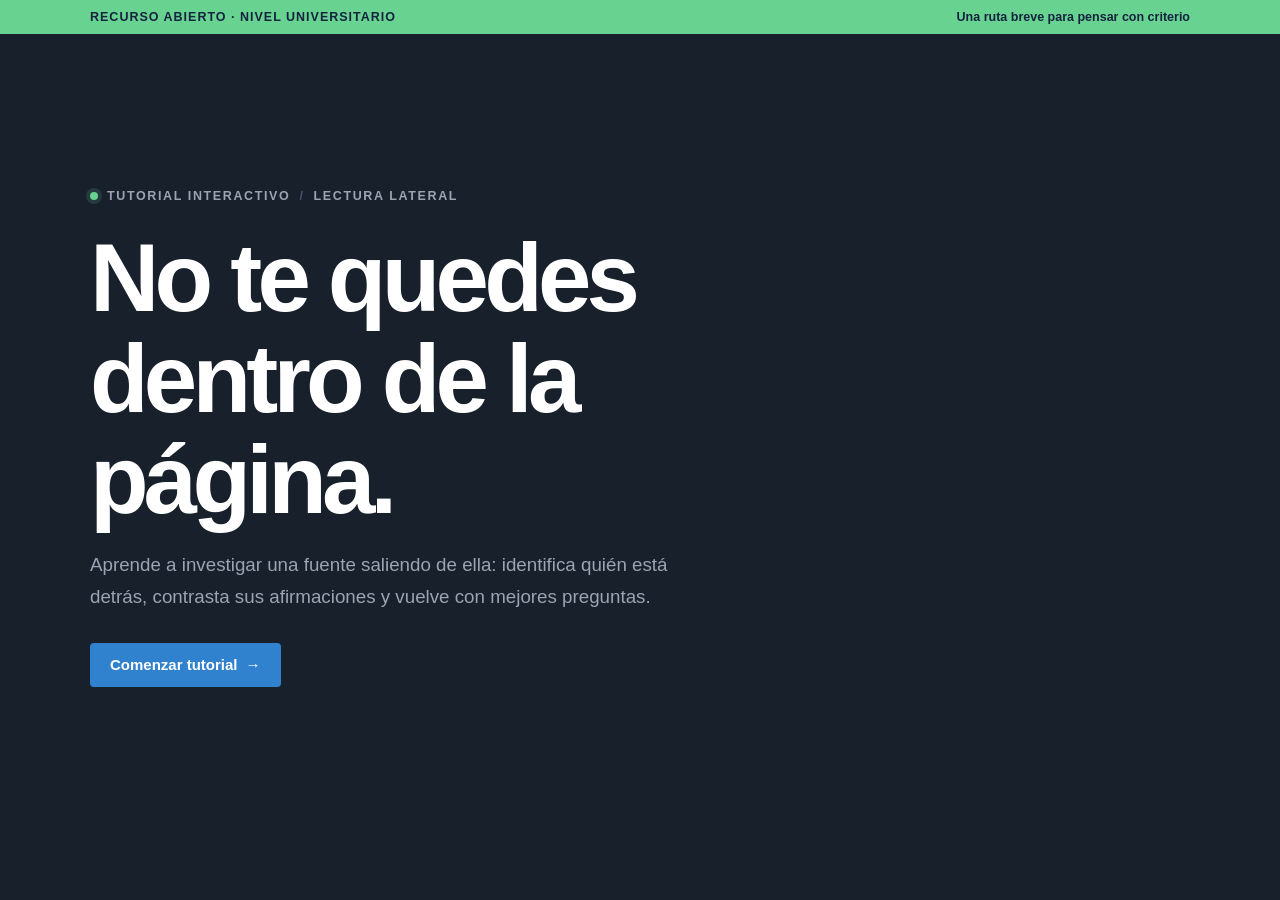
<file: index.html>
<!doctype html>
<html lang="es">
<head>
  <meta charset="utf-8">
  <meta name="viewport" content="width=device-width, initial-scale=1">
  <meta name="theme-color" content="#18202c">
  <meta name="description" content="Tutorial universitario de lectura lateral: aprende a investigar, contrastar fuentes y evaluar afirmaciones.">
  <title>Aula Lateral | Lee con contexto</title>
  <link rel="stylesheet" href="styles.css">
</head>
<body>
  <a class="skip-link" href="#contenido">Saltar al contenido</a>

  <div class="top-strip">
    <div class="container top-strip-inner">
      <span>RECURSO ABIERTO · NIVEL UNIVERSITARIO</span>
      <span>Una ruta breve para pensar con criterio</span>
    </div>
  </div>

  <main id="contenido">
    <section class="hero" aria-labelledby="hero-title">
      <div class="container hero-content">
        <p class="eyebrow">
          <span class="green-dot"></span> TUTORIAL INTERACTIVO <span class="slash">/</span> LECTURA LATERAL
        </p>
        <h1 id="hero-title">No te quedes<br> dentro de la página.</h1>
        <p class="hero-lead">Aprende a investigar una fuente saliendo de ella: identifica quién está detrás, contrasta sus afirmaciones y vuelve con mejores preguntas.</p>
        
        <div class="hero-actions">
          <a class="button button-blue" href="tutorial.html">Comenzar tutorial <span aria-hidden="true">→</span></a>
        </div>
      </div>
    </section>
  </main>

</body>
</html>
</file>
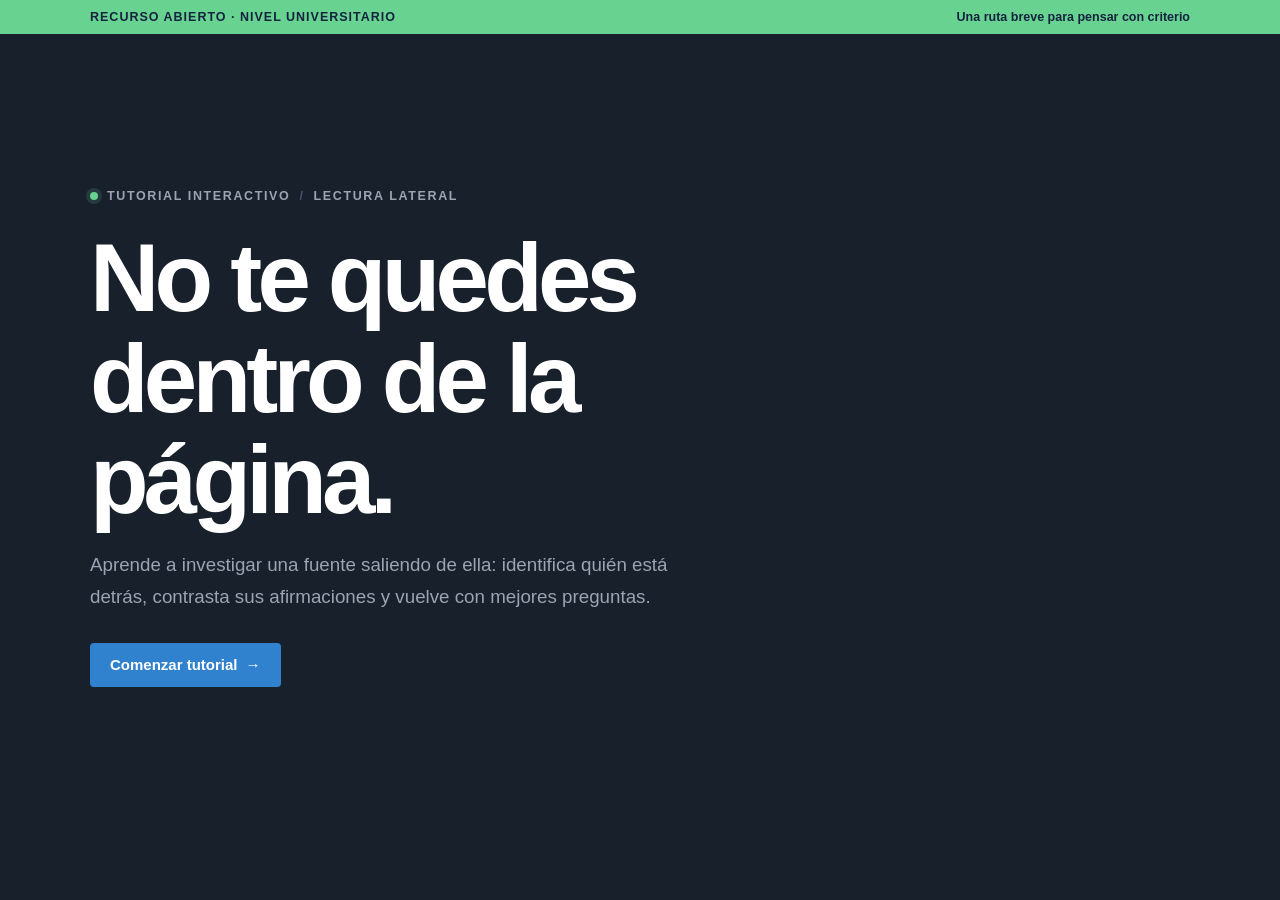
<file: Index.html>
<!doctype html>
<html lang="es">
<head>
  <meta charset="utf-8">
  <meta name="viewport" content="width=device-width, initial-scale=1">
  <meta name="theme-color" content="#18202c">
  <meta name="description" content="Tutorial universitario de lectura lateral: aprende a investigar, contrastar fuentes y evaluar afirmaciones.">
  <title>Aula Lateral | Lee con contexto</title>
  <link rel="stylesheet" href="styles.css">
</head>
<body>
  <a class="skip-link" href="#contenido">Saltar al contenido</a>

  <!-- Barra superior de información del proyecto -->
  <div class="top-strip">
    <div class="container top-strip-inner">
      <span>RECURSO ABIERTO · NIVEL UNIVERSITARIO</span>
      <span>Una ruta breve para pensar con criterio</span>
    </div>
  </div>

  <main id="contenido">
    <section class="hero" aria-labelledby="hero-title">
      <div class="container hero-content">
        <p class="eyebrow">
          <span class="green-dot"></span> TUTORIAL INTERACTIVO <span class="slash">/</span> LECTURA LATERAL
        </p>
        <h1 id="hero-title">No te quedes<br> dentro de la página.</h1>
        <p class="hero-lead">Aprende a investigar una fuente saliendo de ella: identifica quién está detrás, contrasta sus afirmaciones y vuelve con mejores preguntas.</p>
        
        <div class="hero-actions">
          <a class="button button-blue" href="tutorial.html">Comenzar tutorial <span aria-hidden="true">→</span></a>
        </div>
      </div>
    </section>
  </main>

</body>
</html>
</file>
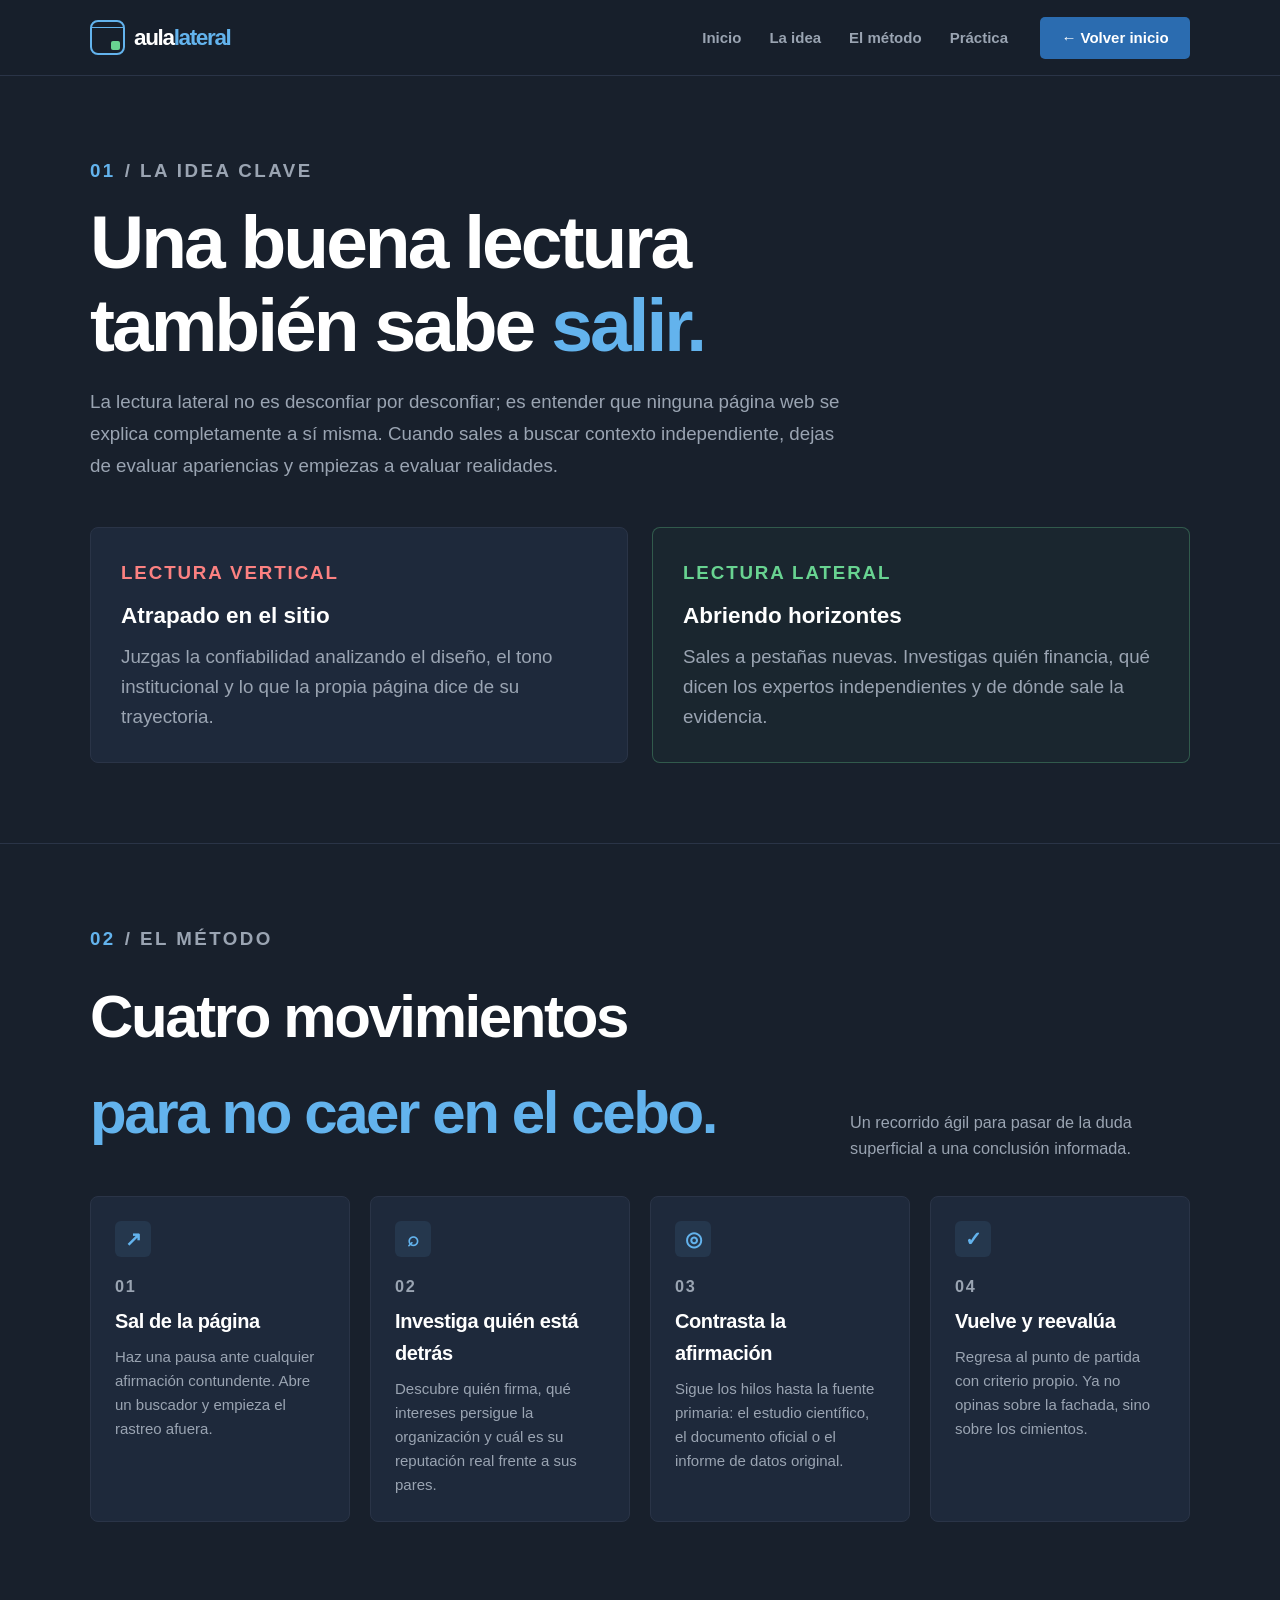
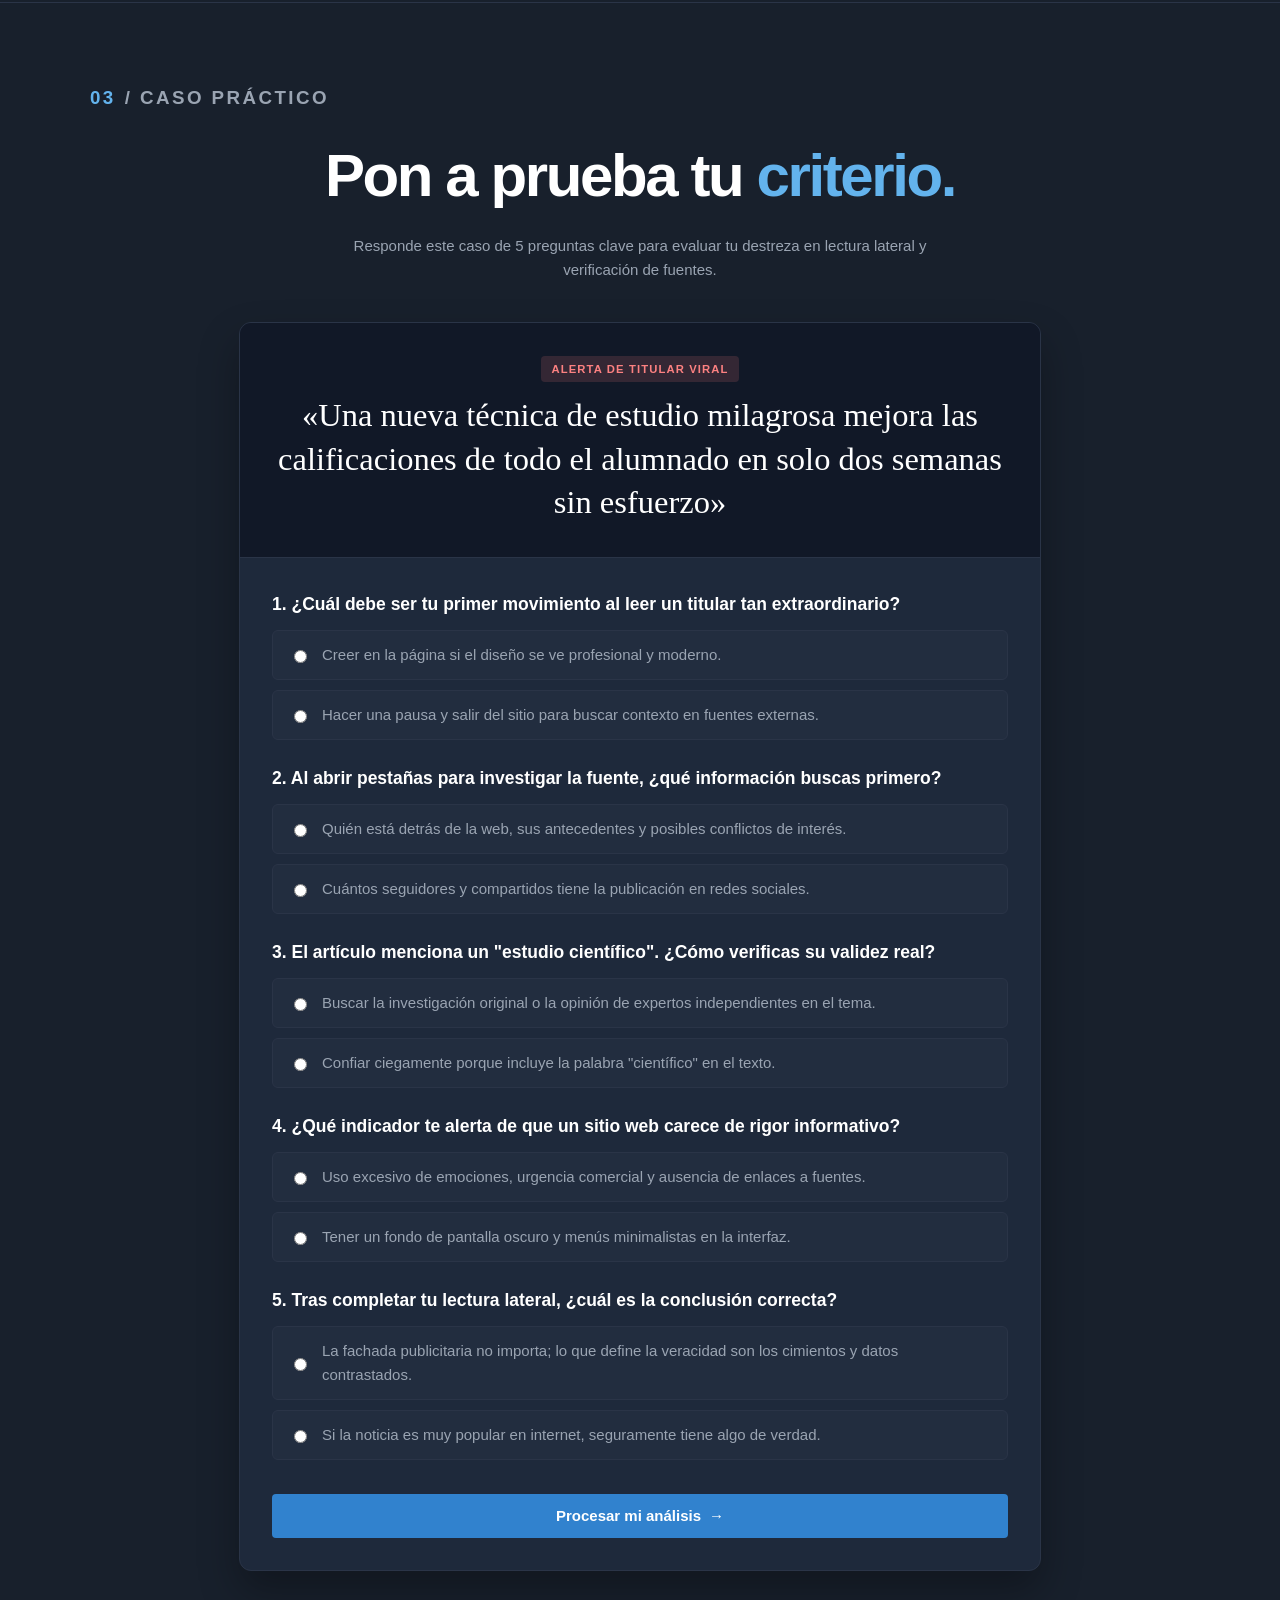
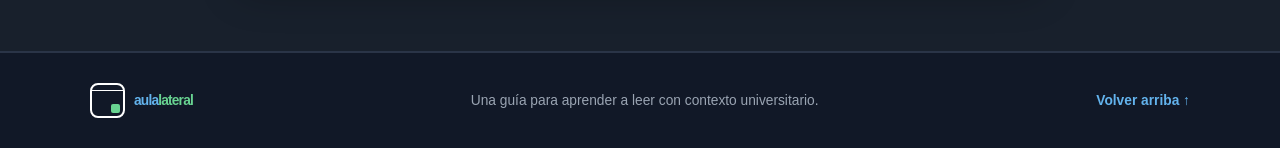
<file: tutorial.html>
<!doctype html>
<html lang="es">
<head>
  <meta charset="utf-8">
  <meta name="viewport" content="width=device-width, initial-scale=1">
  <meta name="theme-color" content="#18202c">
  <meta name="description" content="Tutorial interactivo de lectura lateral y evaluación de fuentes.">
  <title>Tutorial | Aula Lateral</title>
  <link rel="stylesheet" href="styles.css">
</head>
<body>

  <a class="skip-link" href="#contenido">Saltar al contenido</a>

  <header class="site-header" id="inicio">
    <div class="container header-row">
      <a class="brand" href="index.html" aria-label="Aula Lateral, inicio">
        <span class="brand-mark" aria-hidden="true"><i></i></span>
        <span>aula<strong>lateral</strong></span>
      </a>

      <input class="nav-toggle" type="checkbox" id="nav-toggle" aria-label="Abrir o cerrar menú">
      <label class="menu-button" for="nav-toggle">
        <span class="menu-lines" aria-hidden="true">☰</span>
        <span class="menu-word">Menú</span>
      </label>

      <nav class="main-nav" aria-label="Navegación principal">
        <a href="index.html" class="mobile-only-link">← Volver al inicio</a>
        <a href="index.html">Inicio</a>
        <a href="#idea">La idea</a>
        <a href="#metodo">El método</a>
        <a href="#practica">Práctica</a>
      </nav>

      <a class="nav-cta desktop-only-cta" href="index.html">&larr; Volver inicio</a>
    </div>
  </header>

  <main id="contenido">

    <!-- SECCIÓN 01: LA IDEA CLAVE -->
    <section class="section idea-section" id="idea">
      <div class="container">
        <div class="manifesto-box">
          <p class="section-label"><span>01</span> / LA IDEA CLAVE</p>
          <h2 class="manifesto-title">Una buena lectura<br>también sabe <em>salir.</em></h2>
          <p class="manifesto-lead">
            La lectura lateral no es desconfiar por desconfiar; es entender que ninguna página web se explica completamente a sí misma. 
            Cuando sales a buscar contexto independiente, dejas de evaluar apariencias y empiezas a evaluar realidades.
          </p>
        </div>

        <div class="contrast-split">
          <div class="contrast-col vertical">
            <span class="bad-tag">Lectura Vertical</span>
            <h3>Atrapado en el sitio</h3>
            <p>Juzgas la confiabilidad analizando el diseño, el tono institucional y lo que la propia página dice de su trayectoria.</p>
          </div>
          <div class="contrast-col lateral">
            <span class="good-tag">Lectura Lateral</span>
            <h3>Abriendo horizontes</h3>
            <p>Sales a pestañas nuevas. Investigas quién financia, qué dicen los expertos independientes y de dónde sale la evidencia.</p>
          </div>
        </div>
      </div>
    </section>

    <!-- SECCIÓN 02: EL MÉTODO -->
    <section class="section method-section" id="metodo">
      <div class="container">
        <div class="section-heading-row">
          <div>
            <p class="section-label"><span>02</span> / EL MÉTODO</p>
            <h2>Cuatro movimientos<br><em>para no caer en el cebo.</em></h2>
          </div>
          <p class="section-sub">Un recorrido ágil para pasar de la duda superficial a una conclusión informada.</p>
        </div>

        <div class="editorial-timeline">
          <div class="timeline-step">
            <div class="step-icon-minimal">↗</div>
            <div class="t-content">
              <span class="t-num">01</span>
              <h3>Sal de la página</h3>
              <p>Haz una pausa ante cualquier afirmación contundente. Abre un buscador y empieza el rastreo afuera.</p>
            </div>
          </div>

          <div class="timeline-step">
            <div class="step-icon-minimal">⌕</div>
            <div class="t-content">
              <span class="t-num">02</span>
              <h3>Investiga quién está detrás</h3>
              <p>Descubre quién firma, qué intereses persigue la organización y cuál es su reputación real frente a sus pares.</p>
            </div>
          </div>

          <div class="timeline-step">
            <div class="step-icon-minimal">◎</div>
            <div class="t-content">
              <span class="t-num">03</span>
              <h3>Contrasta la afirmación</h3>
              <p>Sigue los hilos hasta la fuente primaria: el estudio científico, el documento oficial o el informe de datos original.</p>
            </div>
          </div>

          <div class="timeline-step">
            <div class="step-icon-minimal">✓</div>
            <div class="t-content">
              <span class="t-num">04</span>
              <h3>Vuelve y reevalúa</h3>
              <p>Regresa al punto de partida con criterio propio. Ya no opinas sobre la fachada, sino sobre los cimientos.</p>
            </div>
          </div>
        </div>
      </div>
    </section>

    <!-- SECCIÓN 03: PRÁCTICA -->
    <section class="section practice-section" id="practica">
      <div class="container">
        <div class="practice-header-centered">
          <p class="section-label"><span>03</span> / CASO PRÁCTICO</p>
          <h2>Pon a prueba tu <em>criterio.</em></h2>
          <p class="section-sub" style="font-size: 15px; margin-top: 10px; max-width: 600px; margin-inline: auto;">Responde este caso de 5 preguntas clave para evaluar tu destreza en lectura lateral y verificación de fuentes.</p>
        </div>

        <div class="case-study-card">
          <div class="case-banner">
            <span class="badge-red">ALERTA DE TITULAR VIRAL</span>
            <p class="case-quote">«Una nueva técnica de estudio milagrosa mejora las calificaciones de todo el alumnado en solo dos semanas sin esfuerzo»</p>
          </div>

          <form class="activity-form" id="practice-form">
            <!-- Pregunta 1 -->
            <div class="form-step-group">
              <label class="question-title">1. ¿Cuál debe ser tu primer movimiento al leer un titular tan extraordinario?</label>
              <div class="options-row">
                <label class="choice-pill">
                  <input type="radio" name="p1" value="a" required>
                  <span>Creer en la página si el diseño se ve profesional y moderno.</span>
                </label>
                <label class="choice-pill">
                  <input type="radio" name="p1" value="b">
                  <span>Hacer una pausa y salir del sitio para buscar contexto en fuentes externas.</span>
                </label>
              </div>
            </div>

            <!-- Pregunta 2 -->
            <div class="form-step-group">
              <label class="question-title">2. Al abrir pestañas para investigar la fuente, ¿qué información buscas primero?</label>
              <div class="options-row">
                <label class="choice-pill">
                  <input type="radio" name="p2" value="a" required>
                  <span>Quién está detrás de la web, sus antecedentes y posibles conflictos de interés.</span>
                </label>
                <label class="choice-pill">
                  <input type="radio" name="p2" value="b">
                  <span>Cuántos seguidores y compartidos tiene la publicación en redes sociales.</span>
                </label>
              </div>
            </div>

            <!-- Pregunta 3 -->
            <div class="form-step-group">
              <label class="question-title">3. El artículo menciona un "estudio científico". ¿Cómo verificas su validez real?</label>
              <div class="options-row">
                <label class="choice-pill">
                  <input type="radio" name="p3" value="a" required>
                  <span>Buscar la investigación original o la opinión de expertos independientes en el tema.</span>
                </label>
                <label class="choice-pill">
                  <input type="radio" name="p3" value="b">
                  <span>Confiar ciegamente porque incluye la palabra "científico" en el texto.</span>
                </label>
              </div>
            </div>

            <!-- Pregunta 4 -->
            <div class="form-step-group">
              <label class="question-title">4. ¿Qué indicador te alerta de que un sitio web carece de rigor informativo?</label>
              <div class="options-row">
                <label class="choice-pill">
                  <input type="radio" name="p4" value="a" required>
                  <span>Uso excesivo de emociones, urgencia comercial y ausencia de enlaces a fuentes.</span>
                </label>
                <label class="choice-pill">
                  <input type="radio" name="p4" value="b">
                  <span>Tener un fondo de pantalla oscuro y menús minimalistas en la interfaz.</span>
                </label>
              </div>
            </div>

            <!-- Pregunta 5 -->
            <div class="form-step-group">
              <label class="question-title">5. Tras completar tu lectura lateral, ¿cuál es la conclusión correcta?</label>
              <div class="options-row">
                <label class="choice-pill">
                  <input type="radio" name="p5" value="a" required>
                  <span>La fachada publicitaria no importa; lo que define la veracidad son los cimientos y datos contrastados.</span>
                </label>
                <label class="choice-pill">
                  <input type="radio" name="p5" value="b">
                  <span>Si la noticia es muy popular en internet, seguramente tiene algo de verdad.</span>
                </label>
              </div>
            </div>

            <button class="button-blue button-full" type="submit">Procesar mi análisis <span aria-hidden="true">→</span></button>
          </form>

          <div id="result-container" style="display: none; padding: 40px; text-align: center;"></div>
        </div>
      </div>
    </section>

  </main>

  <footer class="site-footer">
    <div class="container footer-row">
      <a class="brand footer-brand" href="index.html">
        <span class="brand-mark" aria-hidden="true"><i></i></span>
        <span>aula<strong>lateral</strong></span>
      </a>
      <p>Una guía para aprender a leer con contexto universitario.</p>
      <a href="#">Volver arriba ↑</a>
    </div>
  </footer>

  <script>
    document.getElementById('practice-form').addEventListener('submit', function(e) {
      e.preventDefault();

      const correctas = {
        "p1": "b",
        "p2": "a",
        "p3": "a",
        "p4": "a",
        "p5": "a"
      };

      let puntaje = 0;
      let total = Object.keys(correctas).length;

      for (let pregunta in correctas) {
        const selected = document.querySelector(`input[name="${pregunta}"]:checked`);
        if (selected && selected.value === correctas[pregunta]) {
          puntaje++;
        }
      }

      this.style.display = 'none';
      const container = document.getElementById('result-container');
      
      const mensaje = puntaje >= 4
        ? "¡Excelente trabajo! Has demostrado dominar los principios fundamentales de la lectura lateral y el contraste de fuentes."
        : "Buen intento. Te sugerimos revisar las secciones anteriores del tutorial para afianzar tus criterios de búsqueda externa.";

      container.innerHTML = `
        <p style="color: var(--accent-green); font-size: 11px; font-weight: 800; letter-spacing: .13em; text-transform: uppercase; margin-bottom: 10px;">EVALUACIÓN COMPLETADA</p>
        <h3 style="color: #fff; font-size: 28px; margin-bottom: 15px; letter-spacing: -.03em;">Tu puntaje: ${puntaje} de ${total}</h3>
        <p style="color: var(--text-secondary); font-size: 14px; line-height: 1.6; margin-bottom: 30px;">${mensaje}</p>
        <button type="button" class="button-blue" id="reset-quiz" style="width: 100%; cursor: pointer;">Intentar de nuevo</button>
      `;
      container.style.display = 'block';
    });

    document.addEventListener('click', function(e) {
      if (e && e.target && e.target.id === 'reset-quiz') {
        const form = document.getElementById('practice-form');
        form.reset();
        form.style.display = 'block';
        document.getElementById('result-container').style.display = 'none';
      }
    });
  </script>

</body>
</html>
</file>
<file: styles.css>
:root {
  --bg-main: #18202c;
  --bg-card: #1e293b;
  --text-primary: #f1f3f5;
  --text-secondary: #9aa4b2;
  --accent: #63b3ed;
  --accent-green: #68d391;
  --line: #2a3447;
}

- { 
  box-sizing: border-box; 
}

html { 
  scroll-behavior: smooth; 
  scroll-padding-top: 90px; 
}

body { 
  margin: 0; 
  min-width: 320px; 
  color: var(--text-primary); 
  background: var(--bg-main); 
  font-family: Arial, Helvetica, sans-serif; 
  line-height: 1.6; 
}

a { 
  color: inherit; 
  text-decoration: none; 
}

button, input, textarea { 
  font: inherit; 
}

button, a, input, textarea, summary { 
  -webkit-tap-highlight-color: transparent; 
}

:focus-visible { 
  outline: 3px solid var(--accent); 
  outline-offset: 3px; 
}

.container { 
  width: min(1100px, calc(100% - 48px)); 
  margin-inline: auto; 
}

.skip-link { 
  position: fixed; 
  z-index: 1000; 
  top: 12px; 
  left: 12px; 
  padding: 10px 14px; 
  color: #fff; 
  background: #000; 
  border-radius: 5px; 
  transform: translateY(-160%); 
}

.skip-link:focus { 
  transform: translateY(0); 
}

/* Barra superior */
.top-strip { 
  min-height: 34px; 
  display: flex; 
  align-items: center; 
  color: #14233f; 
  background: #68d391; 
}

.top-strip-inner { 
  width: min(1100px, calc(100% - 48px)); 
  margin-inline: auto;
  display: flex; 
  align-items: center; 
  justify-content: space-between; 
  gap: 16px; 
  font-size: 12.5px; 
  font-weight: 800; 
  letter-spacing: .08em; 
}

.top-strip-inner span:last-child { 
  font-weight: 600; 
  letter-spacing: 0; 
}

/* Header y navegación */
.site-header { 
  position: sticky; 
  z-index: 50; 
  top: 0; 
  height: 75px;
  background: rgba(24, 32, 44, 0.95); 
  border-bottom: 1px solid var(--line); 
  backdrop-filter: blur(8px); 
}

.header-row { 
  height: 75px; 
  max-width: 1100px;
  margin-inline: auto;
  display: flex; 
  align-items: center; 
  justify-content: space-between;
  padding-inline: 24px;
}

.brand { 
  display: inline-flex; 
  align-items: center; 
  gap: 9px; 
  font-size: 22.5px; 
  font-weight: 800; 
  letter-spacing: -.06em; 
  color: #fff;
  white-space: nowrap;
}

.brand strong { 
  color: var(--accent); 
}

.brand-mark { 
  width: 31px; 
  height: 31px; 
  position: relative; 
  display: inline-block; 
  border: 2px solid var(--accent); 
  border-radius: 8px; 
}

.brand-mark::before { 
  position: absolute; 
  top: 5px; 
  left: 0; 
  right: 0; 
  content: ""; 
  border-top: 1px solid var(--accent); 
}

.brand-mark i { 
  position: absolute; 
  right: 3px; 
  bottom: 3px; 
  width: 9px; 
  height: 9px; 
  border-radius: 2px; 
  background: var(--accent-green); 
}

.nav-toggle { 
  position: absolute; 
  width: 1px; 
  height: 1px; 
  opacity: 0; 
}

.menu-button { 
  display: none; 
}

.main-nav { 
  display: flex; 
  align-items: center; 
  gap: 28px; 
  margin-left: auto; 
  margin-right: 32px;
}

.main-nav a { 
  position: relative; 
  padding-block: 9px; 
  color: var(--text-secondary); 
  font-size: 15px; 
  font-weight: 700; 
  white-space: nowrap;
  transition: color 0.2s ease;
}

.main-nav a:hover {
  color: #fff;
}

.main-nav a::after { 
  position: absolute; 
  right: 100%; 
  bottom: 2px; 
  left: 0; 
  height: 2px; 
  content: ""; 
  background: var(--accent); 
  transition: right .2s ease; 
}

.main-nav a:hover::after, 
.main-nav a:focus-visible::after { 
  right: 0; 
}

.nav-cta { 
  width: 150px;
  height: 42px;
  flex: 0 0 150px;
  display: inline-flex; 
  align-items: center; 
  justify-content: center; 
  gap: 6px; 
  padding: 0 12px; 
  color: #fff; 
  background: #2b6cb0; 
  border-radius: 5px; 
  font-size: 15px; 
  font-weight: 750; 
  text-align: center;
  box-sizing: border-box;
  white-space: nowrap;
  transition: background 0.2s ease; 
}

.nav-cta:hover { 
  background: #3182ce; 
}

/* Hero */
.hero { 
  min-height: calc(100vh - 75px); 
  position: relative; 
  display: flex; 
  align-items: center; 
  overflow: hidden; 
  color: #fff; 
  background: var(--bg-main); 
}

.hero-content { 
  position: relative; 
  padding-top: 20px; 
  padding-bottom: 40px; 
}

.eyebrow { 
  display: flex; 
  align-items: center; 
  gap: 9px; 
  color: var(--text-secondary); 
  font-size: 12.5px; 
  font-weight: 800; 
  letter-spacing: .13em; 
  text-transform: uppercase;
}

.green-dot { 
  width: 8px; 
  height: 8px; 
  display: inline-block; 
  flex: 0 0 auto; 
  border-radius: 50%; 
  background: #68d391; 
  box-shadow: 0 0 0 4px rgba(104, 211, 145, 0.15); 
}

.slash { 
  color: #4a5568; 
}

h1 { 
  margin-top: 0; 
}

.hero h1 { 
  max-width: 790px; 
  margin: 22px 0 18px; 
  color: #fff; 
  font-size: clamp(60px, 7.5vw, 97.5px); 
  font-weight: 800; 
  letter-spacing: -.05em; 
  line-height: 1.05; 
}

.hero-lead { 
  max-width: 590px; 
  margin-bottom: 30px; 
  color: var(--text-secondary); 
  font-size: 18.75px; 
  line-height: 1.7; 
}

.hero-actions { 
  display: flex; 
  flex-wrap: wrap; 
  align-items: center; 
  gap: 14px; 
}

.button { 
  min-height: 45px; 
  display: inline-flex; 
  align-items: center; 
  justify-content: center; 
  gap: 12px; 
  padding: 0 20px; 
  border: 0; 
  border-radius: 5px; 
  font-size: 15px; 
  font-weight: 800; 
  cursor: pointer; 
  transition: transform .18s ease, background .18s ease; 
}

.button:hover { 
  transform: translateY(-2px); 
}

.button-blue { 
  display: inline-flex;
  align-items: center;
  justify-content: center;
  gap: 8px;
  min-height: 44px;
  padding: 0 20px;
  border: 0;
  border-radius: 4px;
  color: #fff; 
  background: #3182ce; 
  font-size: 15px;
  font-weight: 700;
  cursor: pointer;
  transition: background 0.2s ease;
  width: auto;
}

.button-blue:hover { 
  background: #2b6cb0; 
}

.button-full {
  width: 100%;
  margin-top: 10px;
}


/* Secciones generales del tutorial */
.section { 
  padding-block: 80px; 
  border-bottom: 1px solid var(--line); 
}

.section-label { 
  display: flex; 
  align-items: center; 
  gap: 9px; 
  margin-bottom: 15px; 
  color: var(--text-secondary); 
  font-size: 18.75px; 
  font-weight: 800; 
  letter-spacing: .13em; 
  text-transform: uppercase;
}

.section-label span { 
  color: var(--accent); 
}

h2, h3, p { 
  margin-top: 0; 
}

/* Sección 1: La idea */
.manifesto-box {
  max-width: 750px;
  margin-bottom: 45px;
}
.manifesto-title {
  font-size: clamp(47.5px, 6.25vw, 75px);
  font-weight: 800;
  letter-spacing: -.04em;
  line-height: 1.1;
  color: #fff;
  margin: 15px 0 20px;
}
.manifesto-title em {
  color: var(--accent);
  font-style: normal;
}
.manifesto-lead {
  font-size: 18.75px;
  color: var(--text-secondary);
  line-height: 1.7;
}

.contrast-split {
  display: grid;
  grid-template-columns: 1fr 1fr;
  gap: 24px;
}
.contrast-col {
  padding: 30px;
  border-radius: 8px;
  border: 1px solid var(--line);
  background: var(--bg-card);
}
.contrast-col.lateral {
  border-color: rgba(104, 211, 145, 0.3);
  background: rgba(104, 211, 145, 0.03);
}
.bad-tag { color: #fc8181; font-size: 18.75px; font-weight: 800; letter-spacing: .1em; text-transform: uppercase; }
.good-tag { color: var(--accent-green); font-size: 18.75px; font-weight: 800; letter-spacing: .1em; text-transform: uppercase; }
.contrast-col h3 { color: #fff; font-size: 22.5px; margin: 10px 0 8px; }
.contrast-col p { color: var(--text-secondary); font-size: 18.75px; margin: 0; line-height: 1.6; }

/* Sección 2: El método */
.section-heading-row { 
  display: flex; 
  align-items: flex-end; 
  justify-content: space-between; 
  gap: 30px; 
  margin-bottom: 35px; 
}

.section-heading-row h2 { 
  margin: 0; 
  color: #fff;
  font-size: clamp(42.5px, 5vw, 60px);
  letter-spacing: -.04em;
}

.section-heading-row h2 em { 
  color: var(--accent); 
  font-style: normal; 
}

.section-sub { 
  max-width: 340px; 
  margin: 0; 
  color: var(--text-secondary); 
  font-size: 16.25px; 
  line-height: 1.6; 
}

.editorial-timeline {
  display: grid;
  grid-template-columns: repeat(4, 1fr);
  gap: 20px;
  margin-top: 30px;
}

.timeline-step {
  padding: 24px;
  border-radius: 8px;
  background: var(--bg-card);
  border: 1px solid var(--line);
  display: flex;
  flex-direction: column;
  justify-content: flex-start;
}

.step-icon-minimal {
  width: 36px;
  height: 36px;
  display: grid;
  place-items: center;
  background: rgba(99, 179, 237, 0.1);
  color: var(--accent);
  border-radius: 6px;
  font-size: 20px;
  font-weight: 800;
  margin-bottom: 16px;
}
.t-num {
  font-size: 16.25px;
  font-weight: 800;
  color: var(--text-secondary);
  letter-spacing: .1em;
  display: block;
  margin-bottom: 6px;
}
.t-content h3 { 
  color: #fff; 
  font-size: 20px; 
  margin: 0 0 8px; 
  letter-spacing: -.02em; 
}
.t-content p { 
  color: var(--text-secondary); 
  font-size: 15px; 
  margin: 0; 
  line-height: 1.6; 
}

/* Sección 3: Práctica */
.practice-header-centered {
  text-align: center;
  margin-bottom: 40px;
}
.practice-header-centered h2 {
  font-size: clamp(40px, 5vw, 60px);
  color: #fff;
  margin: 10px 0 0;
  letter-spacing: -.04em;
}
.practice-header-centered h2 em { color: var(--accent); font-style: normal; }

.case-study-card {
  max-width: 800px;
  margin: 0 auto;
  background: var(--bg-card);
  border: 1px solid var(--line);
  border-radius: 12px;
  overflow: hidden;
  box-shadow: 0 20px 40px rgba(0,0,0,0.3);
}
.case-banner {
  padding: 32px;
  background: #111827;
  border-bottom: 1px solid var(--line);
  text-align: center;
}
.badge-red {
  display: inline-block;
  padding: 4px 10px;
  background: rgba(252, 129, 129, 0.15);
  color: #fc8181;
  border-radius: 4px;
  font-size: 11.25px;
  font-weight: 800;
  letter-spacing: .1em;
  margin-bottom: 12px;
}
.case-quote {
  font-family: Georgia, serif;
  font-size: clamp(25px, 3.125vw, 32.5px);
  color: #fff;
  margin: 0;
  line-height: 1.35;
}

.activity-form {
  padding: 32px;
}
.form-step-group {
  margin-bottom: 24px;
}
.question-title {
  display: block;
  color: #fff;
  font-size: 17.5px;
  font-weight: 700;
  margin-bottom: 12px;
}
.options-row {
  display: grid;
  gap: 10px;
}
.choice-pill {
  display: flex;
  align-items: center;
  gap: 12px;
  padding: 12px 16px;
  background: rgba(255,255,255,0.02);
  border: 1px solid var(--line);
  border-radius: 6px;
  color: var(--text-secondary);
  font-size: 15px;
  cursor: pointer;
  transition: all 0.2s ease;
}
.choice-pill:hover {
  background: rgba(255,255,255,0.05);
  border-color: var(--accent);
  color: #fff;
}
.choice-pill input {
  accent-color: var(--accent);
}

/* Footer */
.site-footer { 
  padding: 30px 0; 
  color: #fff; 
  background: #111827; 
  border-top: 1px solid var(--line); 
}

.footer-row { 
  max-width: 1100px;
  margin-inline: auto;
  padding-inline: 24px;
  display: flex; 
  align-items: center; 
  justify-content: space-between; 
  gap: 20px; 
}

.footer-brand { 
  color: #fff; 
}

.footer-brand strong { 
  color: var(--accent-green); 
}

.footer-brand .brand-mark { 
  border-color: #fff; 
}

.footer-brand .brand-mark::before { 
  border-color: #fff; 
}

.footer-row p { 
  margin: 0; 
  color: var(--text-secondary); 
  font-size: 13.75px; 
}

.footer-row a { 
  color: var(--accent); 
  font-size: 13.75px; 
  font-weight: 700; 
}

.footer-row a:hover {
  text-decoration: underline;
}

/* Responsivo y móvil */
.mobile-only-link {
  display: none;
}

@media (max-width: 900px) {
  .contrast-split, .editorial-timeline {
    grid-template-columns: 1fr;
  }
  .section-heading-row { 
    display: block; 
  }
  .section-sub { 
    margin-top: 12px; 
  }
}

@media (max-width: 600px) {
  .desktop-only-cta {
    display: none !important;
  }
  .mobile-only-link {
    display: block;
    color: var(--accent) !important;
    font-weight: 800;
    border-bottom: 1px solid var(--line);
    padding-bottom: 10px;
    margin-bottom: 4px;
  }
  .footer-row { 
    flex-direction: column; 
    text-align: center; 
  }
  .main-nav { 
    display: none; 
    position: absolute; 
    top: 75px; 
    right: 0; 
    left: 0; 
    flex-direction: column; 
    padding: 15px; 
    background: var(--bg-main); 
    border-bottom: 1px solid var(--line); 
  }
  .nav-toggle:checked ~ .main-nav { 
    display: flex; 
  }
  .menu-button { 
    display: inline-flex; 
    align-items: center; 
    gap: 6px; 
    margin-left: auto; 
    color: #fff; 
    font-size: 13.75px; 
    font-weight: 700; 
    cursor: pointer; 
  }
}
</file>
